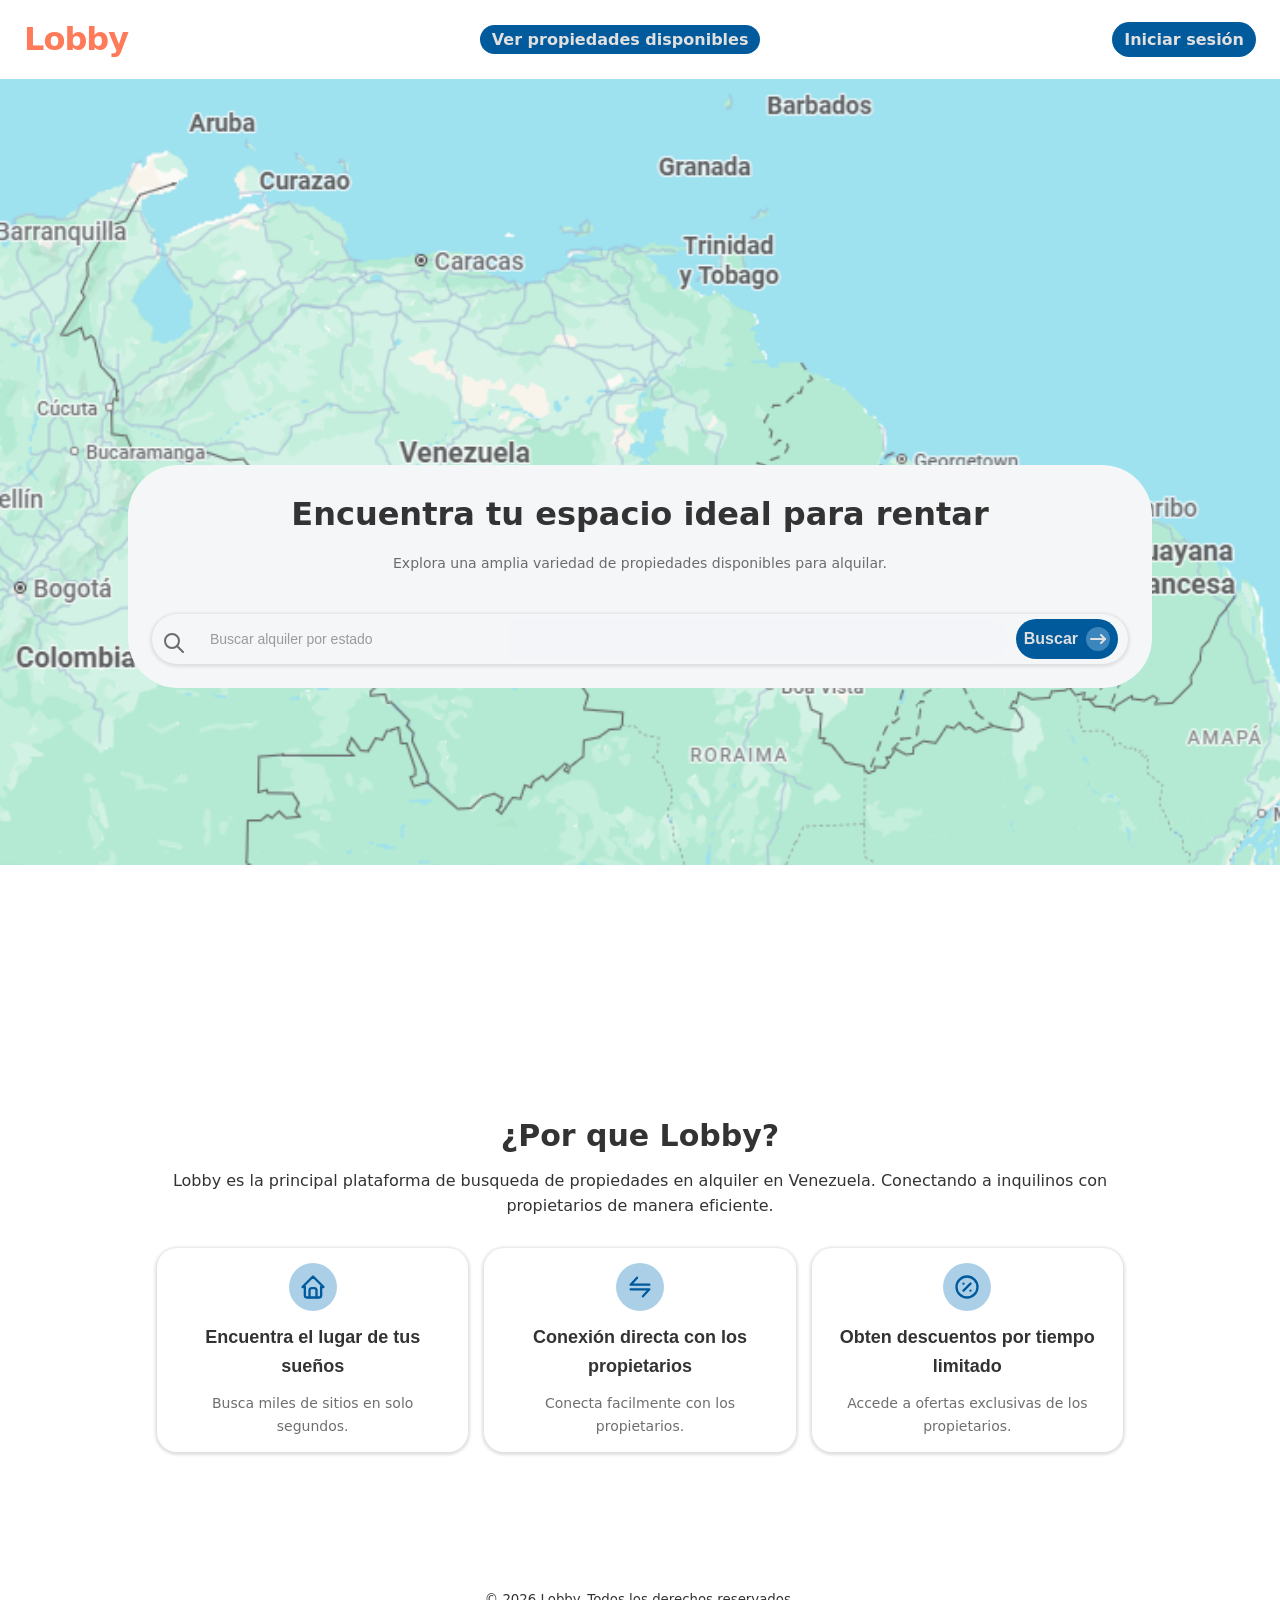
<file: index.html>
<!DOCTYPE html>
<html lang="es">

<head>

    <meta charset="UTF-8"/>
    <meta name="viewport" content="width=device-width, initial-scale=1.0">
    <meta name="description" content="Encuentra el mejor lugar para vacacionar en familia o con amigos.">
    <link rel="stylesheet" href="./styles.css"/>
    <title>Lobby - Inicio</title>

</head>

<body>

    <header class="main" id="main">
        <h2>Lobby</h2>

        <nav class="nav" id="nav">
            <a href="search-results.html" target="_blank">Ver propiedades disponibles</a>
            <!-- <a href="" target="_blank">Alquilar</a> -->
        </nav>

        <div class="login" id="login">
            <a href="login.html" target="_self">Iniciar sesión</a>
        </div>

    </header>

    <main>
        <img src="./background.png" alt=""/>
        
        <section class="primary-jumbotron" id="primary-jumbotron">

            <h1>Encuentra tu espacio ideal para rentar</h1>

            <p>
                Explora una amplia variedad de propiedades disponibles para alquilar. <!-- desde acogedores apartamentos hasta
                espaciosas casas familiares. Ya sea que busques un lugar para unas vacaciones cortas o una estancia
                prolongada, tenemos opciones que se adaptan a tus necesidades y presupuesto. -->
            </p><br>

            <form role="search">
                <svg class="search" xmlns="http://www.w3.org/2000/svg" 
                width="24" height="24" viewBox="0 0 24 24" 
                fill="none" 
                    stroke="currentColor" 
                    stroke-width="2" 
                    stroke-linecap="round" 
                    stroke-linejoin="round" 
                    class="icon icon-tabler 
                    icons-tabler-outline icon-tabler-search">
                    <path stroke="none" d="M0 0h24v24H0z" 
                    fill="none"/>
                    <path d="M10 10m-7 0a7 7 0 1 0 14 0a7 7 0 
                    1 0 -14 0" />
                    <path d="M21 21l-6 -6" />
                </svg>

                <input required type="text" placeholder="Buscar alquiler por estado">

                <button type="submit">Buscar
                    <svg class="submit" xmlns="http://www.w3.org/2000/svg" 
                    width="24" height="24" viewBox="0 0 24 24" 
                    fill="none" 
                        stroke="currentColor" 
                        stroke-width="2" 
                        stroke-linecap="round" 
                        stroke-linejoin="round" 
                        class="icon icon-tabler 
                        icons-tabler-outline icon-tabler-arrow-narrow-right">
                        <path stroke="none" d="M0 0h24v24H0z" 
                        fill="none"/><path d="M5 12l14 0" />
                        <path d="M15 16l4 -4" />
                        <path d="M15 8l4 4" />
                    </svg>
                </button>
                
            </form>

        </section>

        <section class="secundary-jumbotron" id="secundary-jumbotron">

            <header>
                <h2>¿Por que Lobby?</h2>
                <p>Lobby es la principal plataforma de
                busqueda de propiedades en alquiler
                en Venezuela. Conectando a inquilinos
                con propietarios de manera eficiente.</p>
            </header>

            <footer>
                <article>
                    <svg xmlns="http://www.w3.org/2000/svg" 
                    width="24" height="24" viewBox="0 0 24 24" 
                    fill="none" 
                        stroke="currentColor" 
                        stroke-width="2" 
                        stroke-linecap="round" 
                        stroke-linejoin="round" 
                        class="icon icon-tabler 
                        icons-tabler-outline icon-tabler-home">
                        <path stroke="none" d="M0 0h24v24H0z" 
                        fill="none"/>
                        <path d="M5 12l-2 0l9 -9l9 9l-2 0" />
                        <path d="M5 12v7a2 2 0 0 0 2 2h10a2 2 0 0 0 2 -2v-7" />
                        <path d="M9 21v-6a2 2 0 0 1 2 -2h2a2 2 0 0 1 2 2v6" />
                    </svg>
                    <h3>Encuentra el lugar de tus sueños</h3>
                    <p>Busca miles de sitios en solo segundos.</p>
                </article>

                <article>
                    <svg xmlns="http://www.w3.org/2000/svg" 
                    width="24" height="24" viewBox="0 0 24 24" 
                    fill="none" 
                        stroke="currentColor" 
                        stroke-width="2" 
                        stroke-linecap="round" 
                        stroke-linejoin="round" 
                        class="icon icon-tabler icons-tabler-outline 
                        icon-tabler-transfer">
                        <path stroke="none" d="M0 0h24v24H0z" 
                        fill="none"/><path d="M20 10h-16l5.5 -6" />
                        <path d="M4 14h16l-5.5 6" />
                    </svg>
                    <h3>Conexión directa con los propietarios</h3>
                    <p>Conecta facilmente con los propietarios.</p>
                </article>

                <article>
                    <svg xmlns="http://www.w3.org/2000/svg" 
                    width="24" height="24" viewBox="0 0 24 24" 
                    fill="none" 
                        stroke="currentColor" 
                        stroke-width="2" 
                        stroke-linecap="round" 
                        stroke-linejoin="round" 
                        class="icon icon-tabler icons-tabler-outline 
                        icon-tabler-circle-percentage">
                        <path stroke="none" d="M0 0h24v24H0z" 
                        fill="none"/>
                        <path d="M3 12a9 9 0 1 0 18 0a9 9 0 0 0 -18 0" />
                        <path d="M9 15.075l6 -6" />
                        <path d="M9 9.105v.015" />
                        <path d="M15 15.12v.015" />
                    </svg>
                    <h3>Obten descuentos por tiempo limitado</h3>
                    <p>Accede a ofertas exclusivas de los propietarios.</p>
                </article>
            </footer>

        </section>
    </main>

    <footer>
        <small>&copy; 2026 Lobby. Todos los derechos
        reservados.</small>
    </footer>
    
</body>

</html>
</file>
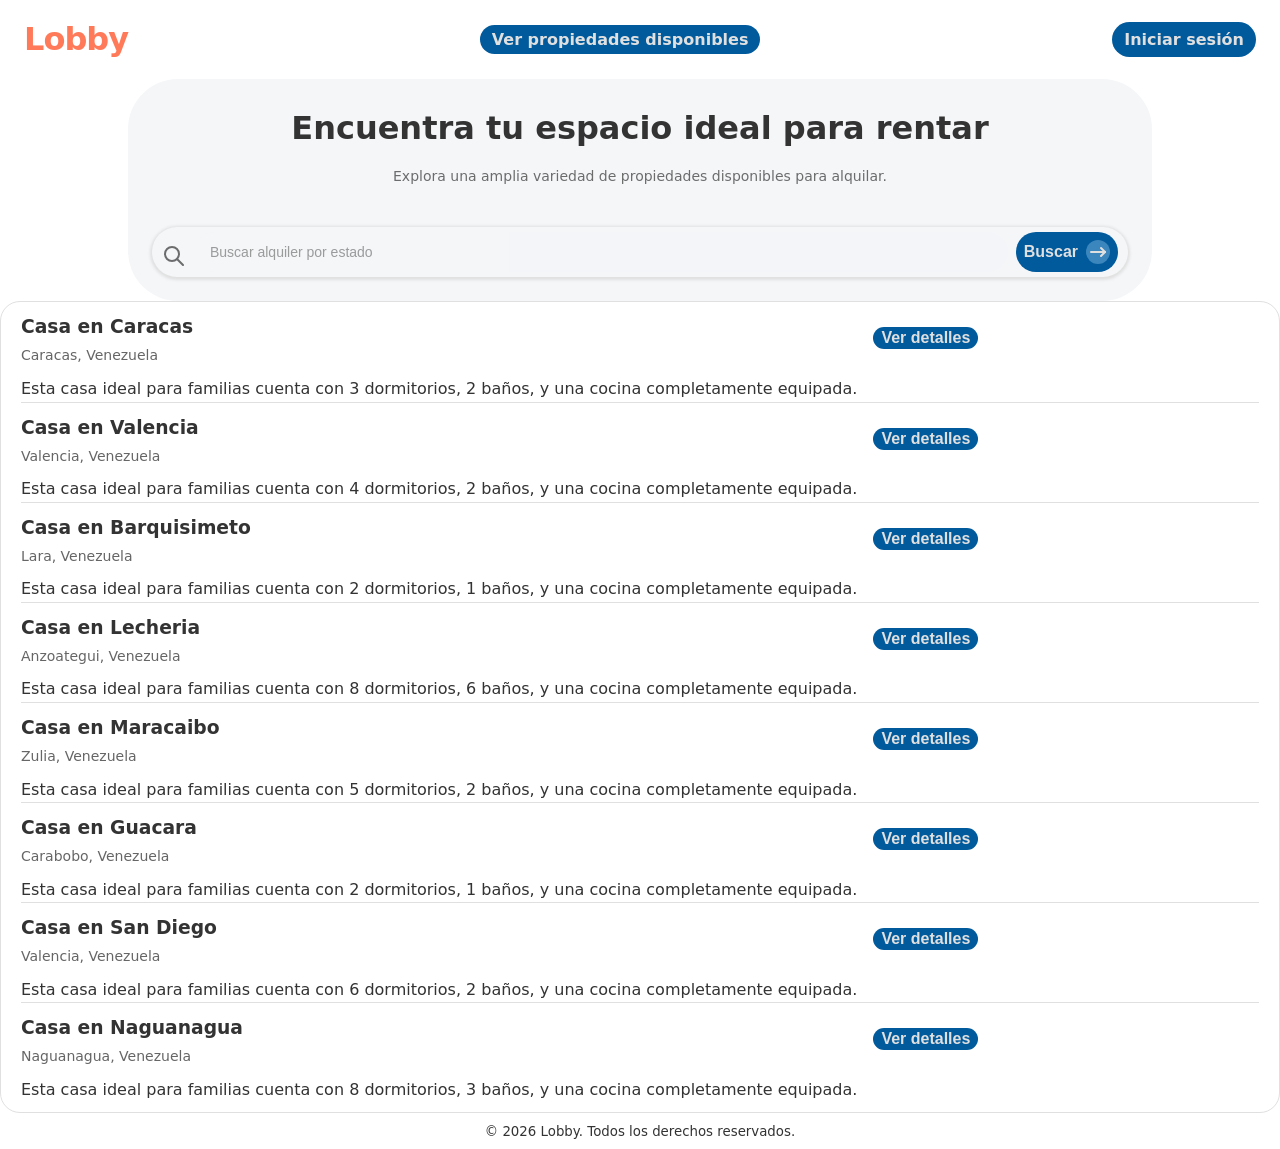
<file: search-results.html>
<!DOCTYPE html>
<html lang="es">

<head>

    <meta charset="UTF-8"/>
    <meta name="viewport" content="width=device-width, initial-scale=1.0">
    <meta name="description" content="Encuentra el mejor lugar para vacacionar en familia o con amigos.">
    <link rel="stylesheet" href="./styles.css"/>
    <title>Propiedades Disponibles</title>

</head>

<body>

    <header class="main" id="main">
        <h2>Lobby</h2>

        <nav class="nav" id="nav">
            <a href="search-results.html" target="_blank">Ver propiedades disponibles</a>
            <!-- <a href="" target="_blank">Alquilar</a> -->
        </nav>

        <div class="login" id="login">
            <a href="login.html" target="_self">Iniciar sesión</a>
        </div>

    </header>

    <main>
        
        <section class="home-search">

            <h1>Encuentra tu espacio ideal para rentar</h1>

            <p>
                Explora una amplia variedad de propiedades disponibles para alquilar. <!-- desde acogedores apartamentos hasta
                espaciosas casas familiares. Ya sea que busques un lugar para unas vacaciones cortas o una estancia
                prolongada, tenemos opciones que se adaptan a tus necesidades y presupuesto. -->
            </p><br>

            <form role="search">
                <svg class="search" xmlns="http://www.w3.org/2000/svg" 
                width="24" height="24" viewBox="0 0 24 24" 
                fill="none" 
                    stroke="currentColor" 
                    stroke-width="2" 
                    stroke-linecap="round" 
                    stroke-linejoin="round" 
                    class="icon icon-tabler 
                    icons-tabler-outline icon-tabler-search">
                    <path stroke="none" d="M0 0h24v24H0z" 
                    fill="none"/>
                    <path d="M10 10m-7 0a7 7 0 1 0 14 0a7 7 0 
                    1 0 -14 0" />
                    <path d="M21 21l-6 -6" />
                </svg>

                <input required type="text" placeholder="Buscar alquiler por estado">

                <button type="submit">Buscar
                    <svg class="submit" xmlns="http://www.w3.org/2000/svg" 
                    width="24" height="24" viewBox="0 0 24 24" 
                    fill="none" 
                        stroke="currentColor" 
                        stroke-width="2" 
                        stroke-linecap="round" 
                        stroke-linejoin="round" 
                        class="icon icon-tabler 
                        icons-tabler-outline icon-tabler-arrow-narrow-right">
                        <path stroke="none" d="M0 0h24v24H0z" 
                        fill="none"/><path d="M5 12l14 0" />
                        <path d="M15 16l4 -4" />
                        <path d="M15 8l4 4" />
                    </svg>
                </button>
                
            </form>

        </section>

        <section class="home-listings">

            <article>
                <div>
                    <h3>Casa en Caracas</h3>
                    <small>Caracas, Venezuela</small>
                    <p>Esta casa ideal para familias 
                        cuenta con 3 dormitorios, 
                        2 baños, y una cocina 
                        completamente equipada.</p>
                </div>
                <button class="details">Ver detalles</button>
            </article>

            <article>
                <div>
                    <h3>Casa en Valencia</h3>
                    <small>Valencia, Venezuela</small>
                    <p>Esta casa ideal para familias 
                        cuenta con 4 dormitorios, 
                        2 baños, y una cocina 
                        completamente equipada.</p>
                </div>
                <button class="details">Ver detalles</button>
            </article>

            <article>
                <div>
                    <h3>Casa en Barquisimeto</h3>
                    <small>Lara, Venezuela</small>
                    <p>Esta casa ideal para familias 
                        cuenta con 2 dormitorios, 
                        1 baños, y una cocina 
                        completamente equipada.</p>
                </div>
                <button class="details">Ver detalles</button>
            </article>

            <article>
                <div>
                    <h3>Casa en Lecheria</h3>
                    <small>Anzoategui, Venezuela</small>
                    <p>Esta casa ideal para familias 
                        cuenta con 8 dormitorios, 
                        6 baños, y una cocina 
                        completamente equipada.</p>
                </div>
                <button class="details">Ver detalles</button>
            </article>

            <article>
                <div>
                    <h3>Casa en Maracaibo</h3>
                    <small>Zulia, Venezuela</small>
                    <p>Esta casa ideal para familias 
                        cuenta con 5 dormitorios, 
                        2 baños, y una cocina 
                        completamente equipada.</p>
                </div>
                <button class="details">Ver detalles</button>
            </article>

            <article>
                <div>
                    <h3>Casa en Guacara</h3>
                    <small>Carabobo, Venezuela</small>
                    <p>Esta casa ideal para familias 
                        cuenta con 2 dormitorios, 
                        1 baños, y una cocina 
                        completamente equipada.</p>
                </div>
                <button class="details">Ver detalles</button>
            </article>

            <article>
                <div>
                    <h3>Casa en San Diego</h3>
                    <small>Valencia, Venezuela</small>
                    <p>Esta casa ideal para familias 
                        cuenta con 6 dormitorios, 
                        2 baños, y una cocina 
                        completamente equipada.</p>
                </div>
                <button class="details">Ver detalles</button>
            </article>

            <article>
                <div>
                    <h3>Casa en Naguanagua</h3>
                    <small>Naguanagua, Venezuela</small>
                    <p>Esta casa ideal para familias 
                        cuenta con 8 dormitorios, 
                        3 baños, y una cocina 
                        completamente equipada.</p>
                </div>
                <button class="details">Ver detalles</button>
            </article>

        </section>
    </main>

    <footer>
        <small>&copy; 2026 Lobby. Todos los derechos
        reservados.</small>
    </footer>
    
</body>

</html>
</file>
<file: styles.css>
* {
    margin: 0;
    padding: 0;
    box-sizing: border-box;
}

:root {
    --primary: #005A9C;
    --secondary: #FF7A59;
    --background-light: #F4F6F8;
    --background-dark: #101922;
    --neutral-text-light: #333333;
    --neutral-text-dark: #E0E0E0;
    --neutral-subtle-light: #E0E0E0;
    --neutral-subtle-dark: #2A3B4A;
    --neutral-background-light: #FFFFFF;
    --neutral-background-dark: #1A2833;
}

@font-face {
    font-family: "Inter", "sans-serif";
    src: url();
}

body {
    font-family: system-ui;
    background-color: var(--neutral-background-light);
    color: var(--neutral-text-light);
    min-height: 100vh; /* Total de la altura de la pantalla */
    display: flex;
    flex-direction: column;
    line-height: 1.6;
}
/* INDEX.HTML */

/* ENCABEZADO */

header.main {
    background-color: var(--neutral-background-light);
    display: flex;
    justify-content: space-between;
    align-items: center;
    padding: 14px 24px;
}

header.main h2 {
    color: var(--secondary);
    font-weight: 900;
    font-size: 32px;
    letter-spacing: -1px;
}

header.main h2:hover {
    scale: calc(1.1);
}

.nav a {
    color: var(--neutral-text-dark);
    text-decoration: none;
    margin-left: 20px;
    font-weight: 700;
    font-size: 16px;
    background-color: var(--primary);
    transition: background-color 0.3s ease;
    padding: 5px 12px;
    border-radius: 30px;
    cursor: pointer;
}

.nav a:hover {
    background-color: var(--secondary);
    color: #ffffff;
    outline: 2px solid var(--secondary);
    outline-offset: 2px;
}

.login a {
    color: var(--neutral-text-dark);
    text-decoration: none;
    margin-left: 20px;
    font-weight: 800;
    font-size: 16px;
    background-color: var(--primary);
    transition: background-color 0.3s ease;
    padding: 5px 12px;
    border-radius: 30px;
    display: inline-flex;
    align-items: center;
    cursor: pointer;
}

.login a:hover,
.login a:focus {
    background-color: var(--secondary);
    color: #ffffff;
    outline: 2px solid var(--secondary);
    outline-offset: 2px;
}

.login a:active {
    transform: scale(0.90);
}

/* --------------------------- */

/* Jumbotron Principal */

main {
    display: flex;
    flex-direction: column;
}

main img {
    width: 100%;
    height: auto;
    opacity: 0.7;
}

main section.primary-jumbotron {
    position: relative;
    text-align: center;
    color: var(--neutral-text-light);
    display: flex;
    flex-direction: column;
    padding: 24px 24px;
    background-color: var(--background-light);
    border-radius: 50px;
    width: 80%;
    top: -400px;
    margin: 0 auto;
}

main section.primary-jumbotron h1 {
    font-size: 32px;
    font-weight: 800;
    margin-bottom: 14px;
}

main section.primary-jumbotron p {
    font-size: 14px;
    margin-bottom: 16px;
    line-height: 1.25;
    opacity: 0.7;
}

main section.primary-jumbotron form {
    display: flex;
    justify-content: center;
    gap: 8px;
    background-color: var(--background-light);
    padding: 5px 10px;
    border-radius: 50px;
    width: 100%;
    box-shadow: 0px 1px 3px 2px var(--neutral-subtle-light);
}

main section.primary-jumbotron form svg.search {
    position: relative;
    top: 12px;
    opacity: 0.7;
}

main section.primary-jumbotron form input {
    padding: 12px 16px;
    border: none;
    background-color: var(--background-light);
    font-size: 14px;
    font-family: sans-serif;
    flex-grow: 1;
}

main section.primary-jumbotron form input[type=text] {
    border-radius: 30px;
    border: none;
    outline: none;
    color: var(--neutral-text-light);
    opacity: 0.7;
}

button {
    padding: 2px 8px;
    border: none;
    border-radius: 30px;
    background-color: var(--primary);
    color: var(--neutral-text-dark);
    font-weight: 800;
    font-size: 16px;
    font-family: sans-serif;
    cursor: pointer;
    transition: background-color 0.3s, transform 0.2s ease;
    position: relative;
    display: flex;
    align-items: center;
}

button:hover,
button:focus {
    background-color: var(--secondary);
    color: #ffffff;
    outline: 2px solid var(--secondary);
    outline-offset: 2px;
}

button:active {
    transform: scale(0.90);
}

main section.primary-jumbotron form button[type=submit] svg.submit {
    margin-left: 8px;
    background-color: #6aa9d68e;
    border-radius: 50%;
}

main section.primary-jumbotron form button[type=submit]:hover svg.submit {
    background-color: #16598894;
    color: #ffffff;
}

/* --------------------------- */

/* Jumbotron Secundario */

main section.secundary-jumbotron {
    position: relative;
    text-align: center;
    color: var(--neutral-text-light);
    display: flex;
    flex-direction: column;
    padding: 24px 24px;
    background-color: var(--neutral-background-light);
    border-radius: 50px;
    width: 80%;
    /* top: -290px; */
    margin: 0 auto 100px auto;
}

main section.secundary-jumbotron header {
    margin-bottom: 24px;
}

main section.secundary-jumbotron h2 {
    color: var(--neutral-text-light);
    font-size: 30px;
    font-weight: 800;
    margin-bottom: 8px;
}

main section.secundary-jumbotron footer {
    display: grid;
    grid-template-columns: 1fr;
    gap: 16px;
}

@media (width >= 640px) {
    main section.secundary-jumbotron footer {
        grid-template-columns: 1fr 1fr 1fr;
    }
}

main section.secundary-jumbotron article {
    display: flex;
    flex-direction: column;
    text-align: center;
    align-items: center;
    justify-content: center;
    box-shadow: 0px 1px 3px 2px var(--neutral-subtle-light);
    padding: 15px 20px;
    border-radius: 20px;
}

main section.secundary-jumbotron article svg {
    margin-bottom: 12px;
    color: var(--primary);
    background-color: #6aa9d68e;
    border-radius: 50%;
    padding: 10px;
    width: 48px;
    height: 48px;
}

main section.secundary-jumbotron article h3 {
    font-family: sans-serif;
    font-size: 18px;
    font-weight: 800;
    color: var(--neutral-text-light);
}

main section.secundary-jumbotron article p {
    font-size: 14px;
    margin-top: 12px;
    opacity: 0.7;
}

main section.secundary-jumbotron article form {
    display: flex;
    justify-content: center;
    gap: 8px;
    background-color: var(--background-light);
    padding: 5px 10px;
    border-radius: 50px;
    width: 100%;
    box-shadow: 0px 1px 3px 2px var(--neutral-subtle-light);
}

/* SEARCH-RESULTS.HTML */

.home-search {
    /* position: relative; */
    text-align: center;
    color: var(--neutral-text-light);
    display: flex;
    flex-direction: column;
    padding: 24px 24px;
    background-color: var(--background-light);
    border-radius: 50px;
    width: 80%;
    margin: 0 auto;
}

.home-search h1 {
    font-size: 32px;
    font-weight: 800;
    margin-bottom: 14px;
}

.home-search p {
    font-size: 14px;
    margin-bottom: 16px;
    line-height: 1.25;
    opacity: 0.7;
}

.home-search form {
    display: flex;
    justify-content: center;
    gap: 8px;
    background-color: var(--background-light);
    padding: 5px 10px;
    border-radius: 50px;
    width: 100%;
    box-shadow: 0px 1px 3px 2px var(--neutral-subtle-light);
}

.home-search form svg.search {
    position: relative;
    top: 12px;
    opacity: 0.7;
}

.home-search form input {
    padding: 12px 16px;
    border: none;
    background-color: var(--background-light);
    font-size: 14px;
    font-family: sans-serif;
    flex-grow: 1;
}

.home-search form input[type=text] {
    border-radius: 30px;
    border: none;
    outline: none;
    color: var(--neutral-text-light);
    opacity: 0.7;
}

.home-search form button[type=submit] svg.submit {
    margin-left: 8px;
    background-color: #6aa9d68e;
    border-radius: 50%;
}

.home-search form button[type=submit]:hover svg.submit {
    background-color: #16598894;
    color: #ffffff;
}

.home-listings {
    border: 1px solid var(--neutral-subtle-light);
    border-radius: 20px;

    article {
        background: none;
        box-shadow: none;
        border-radius: 0;
        border-bottom: 1px solid var(--neutral-subtle-light);
        margin: 10px 20px;

        display: flex;
        align-items: start;
        gap: 16px;

        small {
            font-size: 14px;
            opacity: .75;
        }

        p {
            margin-top: 8px;
        }

        .details {
            margin-top: 15px;
            border-radius: 15px;
        }

        &:last-child {
            border-bottom: none;
        }
    }
}

/* --------------------------- */

/* FOOTER */

footer {
    padding: 5px;
    text-align: center;
    background-color: var(--neutral-background-light);
    color: var(--neutral-text-light);
}

/* --------------------------- */
</file>
